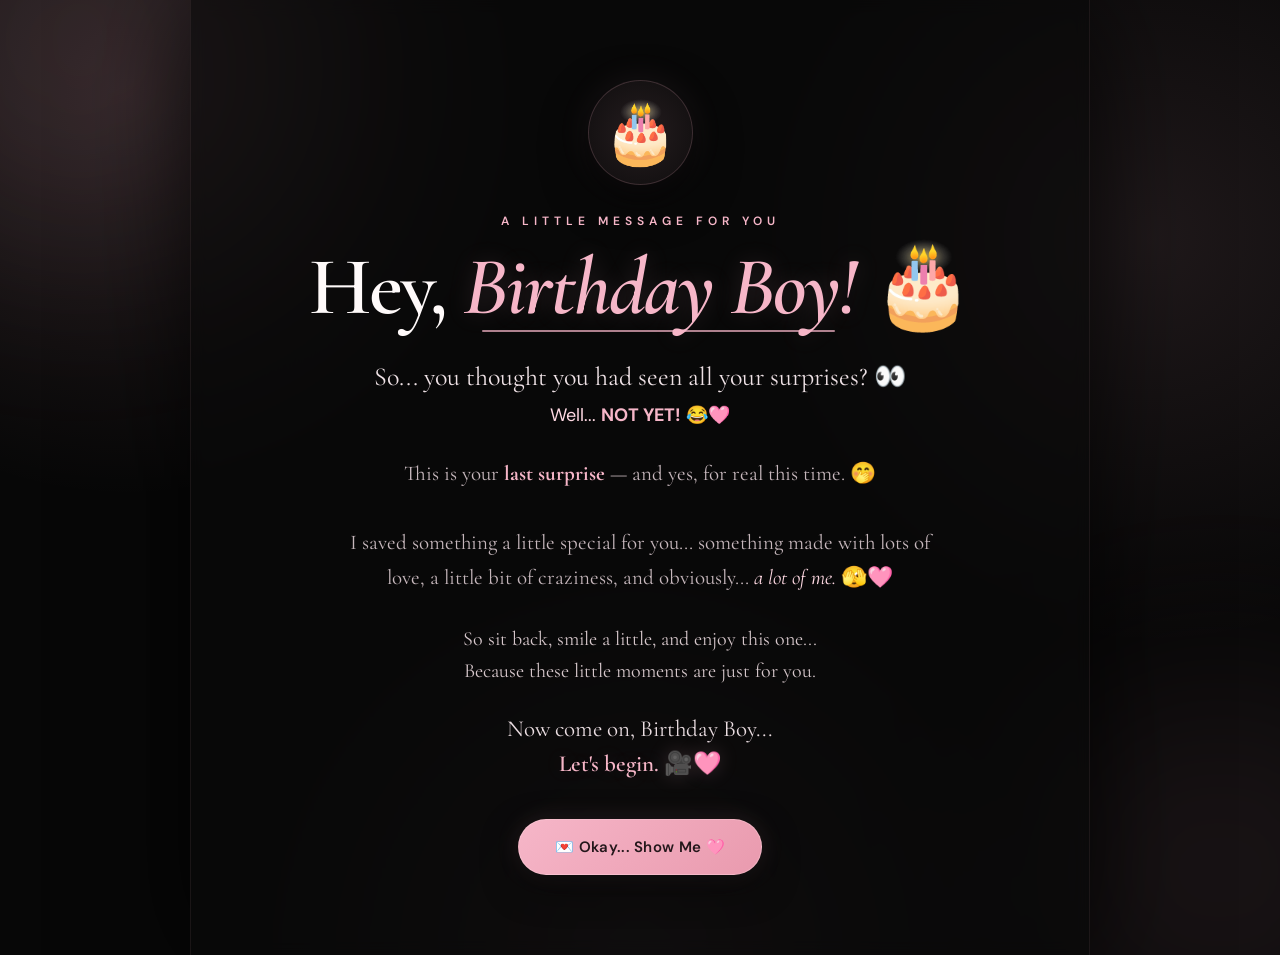
<file: index.html>
<!DOCTYPE html>
<html lang="en">
<head>
    <meta charset="UTF-8">
    <meta name="viewport" content="width=device-width, initial-scale=1.0">

    <title>Birthday Boy 🩷</title>

    <link rel="stylesheet" href="style.css">

    <link rel="preconnect" href="https://fonts.googleapis.com">
    <link rel="preconnect" href="https://fonts.gstatic.com" crossorigin>

    <link href="https://fonts.googleapis.com/css2?family=Cormorant+Garamond:wght@400;500;600;700&family=DM+Sans:wght@400;500;600&display=swap" rel="stylesheet">
</head>

<body>

    <!-- Floating Hearts -->
    <div class="hearts">
        <span>♡</span>
        <span>♡</span>
        <span>✦</span>
        <span>♡</span>
        <span>✦</span>
        <span>♡</span>
        <span>♡</span>
        <span>✦</span>
    </div>


    <!-- Welcome Page -->
    <main class="welcome">

        <div class="emoji">
            🎂
        </div>

        <p class="small-title">
            A LITTLE MESSAGE FOR YOU
        </p>

        <h1>
            Hey, <span>Birthday Boy!</span> 🎂
        </h1>

        <p class="funny">
            So... you thought you had seen all your surprises? 👀
        </p>

        <p class="not-yet">
            Well... <strong>NOT YET!</strong> 😂🩷
        </p>

        <p class="message">
            This is your <strong>last surprise</strong> —
            and yes, for real this time. 🤭
            <br><br>

            I saved something a little special for you...
            something made with lots of love,
            a little bit of craziness,
            and obviously... <em>a lot of me.</em> 🫣🩷
        </p>

        <p class="ending">
            So sit back, smile a little,
            and enjoy this one...
            <br>
            Because these little moments are just for you.
        </p>

        <p class="special">
            Now come on, Birthday Boy...
            <br>
            <strong>Let's begin. 🎥🩷</strong>
        </p>

        <!-- Go To Videos Page -->
        <button onclick="window.location.href='videos.html'">
            💌 Okay... Show Me 🩷
        </button>

    </main>

</body>
</html>
</file>
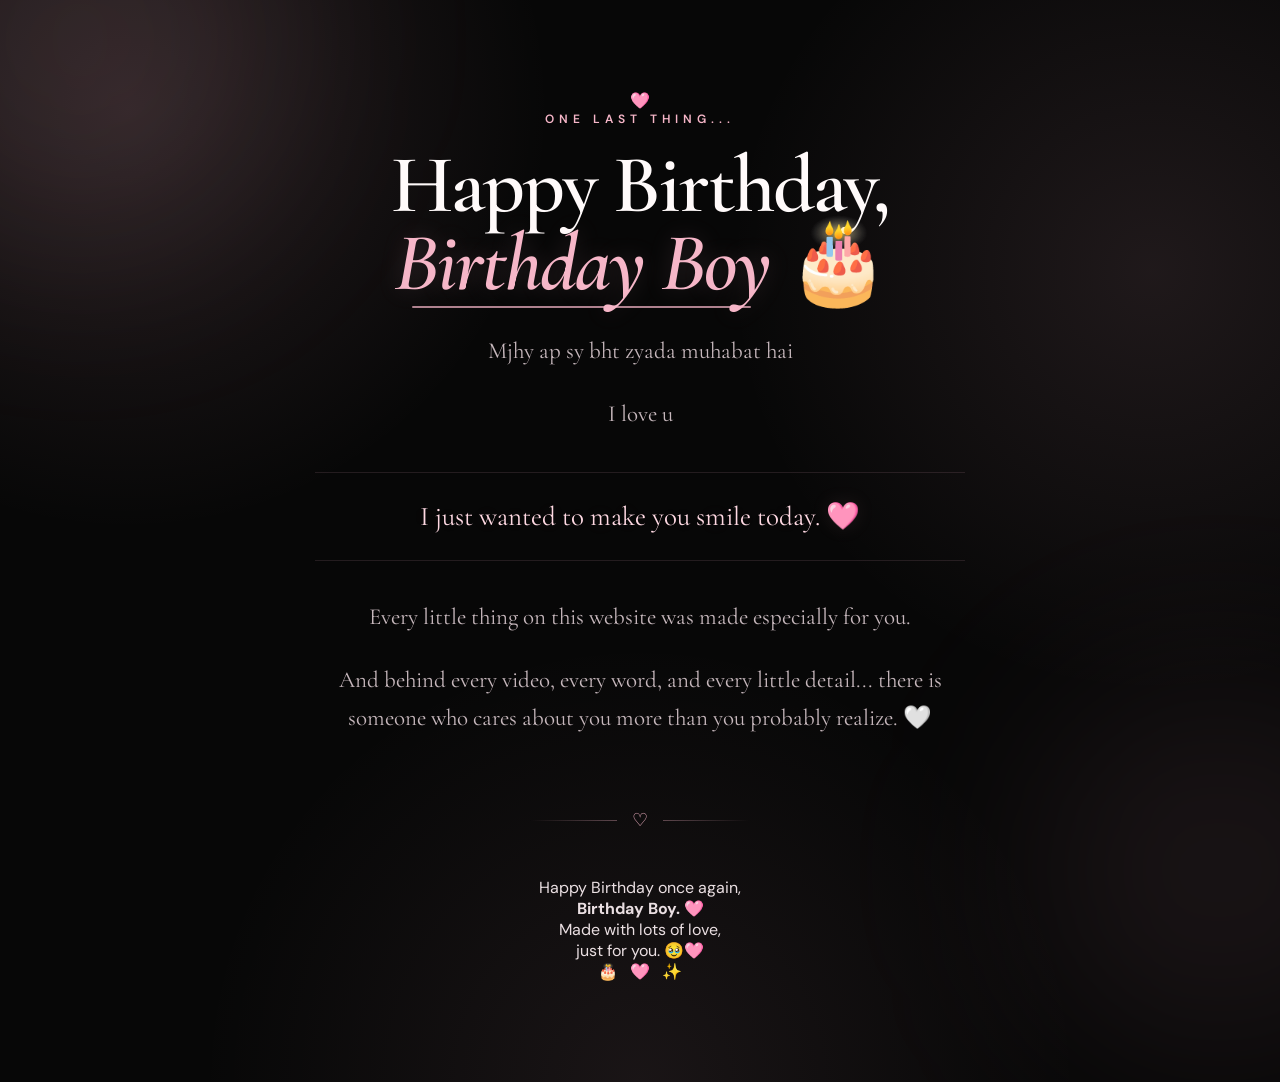
<file: final.html>
<!DOCTYPE html>
<html lang="en">
<head>
    <meta charset="UTF-8">
    <meta name="viewport" content="width=device-width, initial-scale=1.0">

    <title>One Last Thing 🩷</title>

    <link rel="stylesheet" href="style.css">

    <link rel="preconnect" href="https://fonts.googleapis.com">
    <link rel="preconnect" href="https://fonts.gstatic.com" crossorigin>

    <link href="https://fonts.googleapis.com/css2?family=Cormorant+Garamond:wght@400;500;600;700&family=DM+Sans:wght@400;500;600&display=swap" rel="stylesheet">
</head>

<body>

    <!-- Floating Hearts -->
    <div class="hearts">
        <span>♡</span>
        <span>♡</span>
        <span>✦</span>
        <span>♡</span>
        <span>✦</span>
        <span>♡</span>
        <span>♡</span>
        <span>✦</span>
    </div>


    <!-- Final Surprise -->

    <main class="final-page">

        <div class="final-heart">
            🩷
        </div>


        <p class="small-title">
            ONE LAST THING...
        </p>


        <h1>
            Happy Birthday,
            <span>Birthday Boy</span> 🎂
        </h1>


        <div class="final-message">

            <p>
                Mjhy ap sy bht zyada muhabat hai
            </p>

            <p>
                I love u
            </p>

            <p class="highlight">
                I just wanted to make you smile today. 🩷
            </p>

            <p>
                Every little thing on this website
                was made especially for you.
            </p>

            <p>
                And behind every video,
                every word,
                and every little detail...
                there is someone who cares about you
                more than you probably realize. 🤍
            </p>

        </div>


        <div class="final-divider">
            <span>♡</span>
        </div>


        <p class="final-love">
            Happy Birthday once again,
            <br>
            <strong>Birthday Boy. 🩷</strong>
        </p>


        <p class="final-signature">
            Made with lots of love,
            <br>
            <span>just for you. 🥹🩷</span>
        </p>


        <div class="final-end">
            🎂 &nbsp; 🩷 &nbsp; ✨
        </div>

    </main>

</body>
</html>
</file>
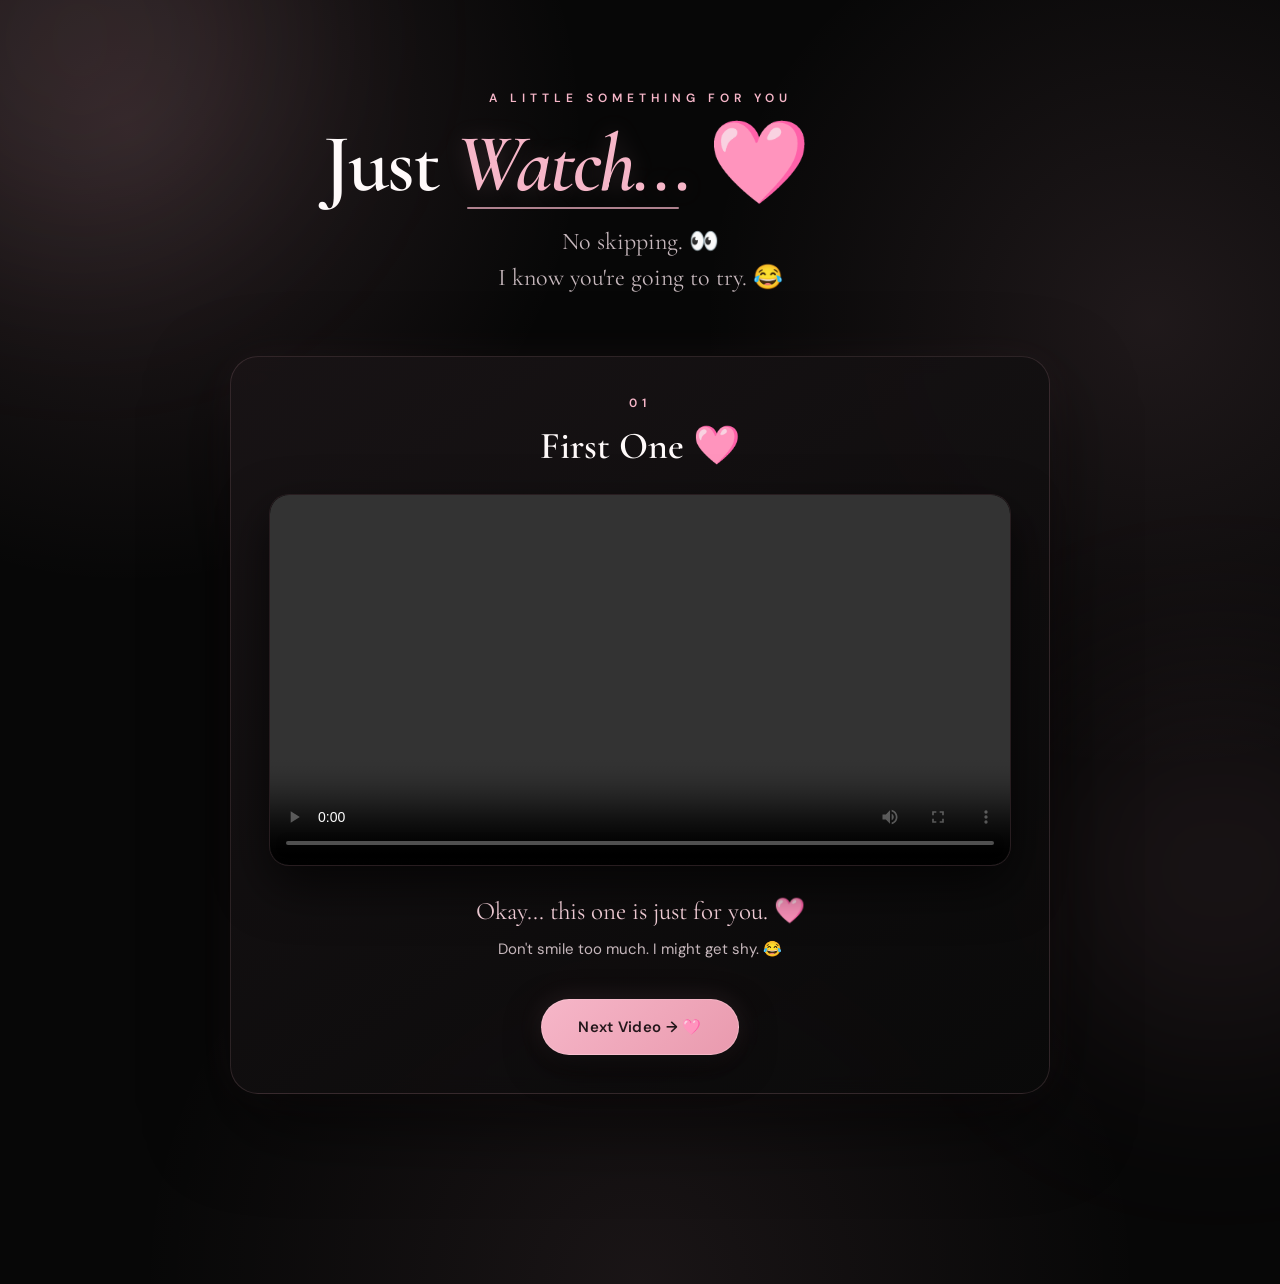
<file: videos.html>
<!DOCTYPE html>
<html lang="en">
<head>
    <meta charset="UTF-8">
    <meta name="viewport" content="width=device-width, initial-scale=1.0">

    <title>Just For You 🩷</title>

    <link rel="stylesheet" href="style.css">

    <link rel="preconnect" href="https://fonts.googleapis.com">
    <link rel="preconnect" href="https://fonts.gstatic.com" crossorigin>

    <link href="https://fonts.googleapis.com/css2?family=Cormorant+Garamond:wght@400;500;600;700&family=DM+Sans:wght@400;500;600&display=swap" rel="stylesheet">
</head>

<body>

    <!-- Floating Hearts -->
    <div class="hearts">
        <span>♡</span>
        <span>♡</span>
        <span>✦</span>
        <span>♡</span>
        <span>✦</span>
        <span>♡</span>
        <span>♡</span>
        <span>✦</span>
    </div>


    <!-- Videos Page -->
    <main class="video-page">

        <p class="small-title">
            A LITTLE SOMETHING FOR YOU
        </p>

        <h1 class="video-heading">
            Just <span>Watch...</span> 🩷
        </h1>

        <p class="video-intro">
            No skipping. 👀
            <br>
            I know you're going to try. 😂
        </p>


        <!-- VIDEO 1 -->
        <section class="video-card">

            <div class="video-number">
                01
            </div>

            <h2>
                First One 🩷
            </h2>

            <div class="video-box">
                <video controls playsinline>
                    <source src="videos/video1.mp4" type="video/mp4">
                    Your browser does not support this video.
                </video>
            </div>

            <p class="video-caption">
                Okay... this one is just for you. 🩷
            </p>

            <p class="video-subcaption">
                Don't smile too much.
                I might get shy. 😂
            </p>

            <button onclick="showVideo2()">
                Next Video → 🩷
            </button>

        </section>


        <!-- VIDEO 2 -->
        <section class="video-card hidden" id="video2">

            <div class="video-number">
                02
            </div>

            <h2>
                Still Watching? 👀
            </h2>

            <div class="video-box">
                <video controls playsinline>
                    <source src="videos/video2.mp4" type="video/mp4">
                    Your browser does not support this video.
                </video>
            </div>

            <p class="video-caption">
                Hmm... looks like you really like me. 😂🩷
            </p>

            <p class="video-subcaption">
                Okay okay... I have one more for you.
            </p>

            <button onclick="showVideo3()">
                One More → 🩷
            </button>

        </section>


        <!-- VIDEO 3 -->
        <section class="video-card hidden" id="video3">

            <div class="video-number">
                03
            </div>

            <h2>
                Okay... Last One 🤭
            </h2>

            <div class="video-box">
                <video controls playsinline>
                    <source src="videos/video3.mp4" type="video/mp4">
                    Your browser does not support this video.
                </video>
            </div>

            <p class="video-caption">
                And this time I'm actually telling the truth. 😂🩷
            </p>

            <p class="video-subcaption">
                But wait...
                there's still one last thing. 👀
            </p>

            <button onclick="window.location.href='final.html'">
                Final Surprise → 🩷
            </button>

        </section>

    </main>


    <script>

        function showVideo2() {

            document.getElementById("video2").classList.remove("hidden");

            document.getElementById("video2").scrollIntoView({
                behavior: "smooth"
            });

        }


        function showVideo3() {

            document.getElementById("video3").classList.remove("hidden");

            document.getElementById("video3").scrollIntoView({
                behavior: "smooth"
            });

        }

    </script>

</body>
</html>
</file>
<file: style.css>
@import url('https://fonts.googleapis.com/css2?family=Cormorant+Garamond:wght@400;500;600;700&family=DM+Sans:wght@400;500;600&display=swap');


/* =====================================================
   RESET
===================================================== */

* {
    margin: 0;
    padding: 0;
    box-sizing: border-box;
}


:root {
    --black: #070707;
    --black-soft: #101010;

    --baby-pink: #f6b6c8;
    --pink-light: #ffd9e3;
    --pink-soft: #f9cbd7;

    --white: #fffafa;
    --text: #eadfe2;
    --muted: #c6b7bc;
}


html {
    scroll-behavior: smooth;
}


body {
    min-height: 100vh;
    overflow-x: hidden;

    font-family: "DM Sans", sans-serif;

    color: var(--text);

    background:
        radial-gradient(
            circle at 10% 10%,
            rgba(246, 182, 200, 0.13),
            transparent 28%
        ),
        radial-gradient(
            circle at 90% 25%,
            rgba(246, 182, 200, 0.10),
            transparent 30%
        ),
        radial-gradient(
            circle at 50% 100%,
            rgba(246, 182, 200, 0.08),
            transparent 35%
        ),
        #070707;

    position: relative;
}


/* =====================================================
   BACKGROUND GLOW
===================================================== */

body::before {
    content: "";

    position: fixed;

    width: 420px;
    height: 420px;

    top: -170px;
    left: -130px;

    border-radius: 50%;

    background: rgba(246, 182, 200, 0.09);

    filter: blur(100px);

    pointer-events: none;

    z-index: 0;
}


body::after {
    content: "";

    position: fixed;

    width: 380px;
    height: 380px;

    right: -130px;
    bottom: -160px;

    border-radius: 50%;

    background: rgba(246, 182, 200, 0.08);

    filter: blur(100px);

    pointer-events: none;

    z-index: 0;
}


/* =====================================================
   FLOATING HEARTS
===================================================== */

.hearts span {
    position: fixed;

    bottom: -60px;

    pointer-events: none;

    z-index: 2;

    opacity: 0;

    color: var(--baby-pink);

    animation: hearts 12s linear infinite;
}


.hearts span:nth-child(1) {
    left: 7%;
    animation-delay: 0s;
}


.hearts span:nth-child(2) {
    left: 18%;
    animation-delay: 3s;
}


.hearts span:nth-child(3) {
    left: 32%;
    animation-delay: 7s;
}


.hearts span:nth-child(4) {
    left: 48%;
    animation-delay: 2s;
}


.hearts span:nth-child(5) {
    left: 63%;
    animation-delay: 8s;
}


.hearts span:nth-child(6) {
    left: 76%;
    animation-delay: 5s;
}


.hearts span:nth-child(7) {
    left: 88%;
    animation-delay: 10s;
}


.hearts span:nth-child(8) {
    left: 95%;
    animation-delay: 6s;
}


/* =====================================================
   GENERAL TEXT
===================================================== */

.small-title {
    font-size: 12px;

    letter-spacing: 5px;

    font-weight: 600;

    color: var(--baby-pink);

    margin-bottom: 20px;

    text-transform: uppercase;
}


/* =====================================================
   PAGE 1 — WELCOME
===================================================== */

.welcome {

    min-height: 100vh;

    width: min(900px, 92%);

    margin: auto;

    padding: 80px 50px;

    display: flex;

    flex-direction: column;

    justify-content: center;

    align-items: center;

    text-align: center;

    position: relative;

    z-index: 5;

    background: rgba(10, 10, 10, 0.65);

    border-left:
        1px solid rgba(246, 182, 200, 0.07);

    border-right:
        1px solid rgba(246, 182, 200, 0.07);

    box-shadow:
        0 0 100px rgba(0, 0, 0, 0.7);

    backdrop-filter: blur(8px);
}


/* Birthday Emoji */

.emoji {

    width: 105px;
    height: 105px;

    display: flex;

    align-items: center;
    justify-content: center;

    font-size: 60px;

    border-radius: 50%;

    background:
        radial-gradient(
            circle,
            rgba(246, 182, 200, 0.12),
            rgba(246, 182, 200, 0.03)
        );

    border:
        1px solid rgba(246, 182, 200, 0.18);

    box-shadow:
        0 15px 45px rgba(0, 0, 0, 0.5),
        0 0 35px rgba(246, 182, 200, 0.08);

    margin-bottom: 28px;

    animation: floating 4s ease-in-out infinite;
}


/* Main Heading */

h1 {

    font-family: "Cormorant Garamond", serif;

    font-size: clamp(52px, 8vw, 82px);

    font-weight: 600;

    line-height: 0.95;

    letter-spacing: -2px;

    color: var(--white);

    max-width: 750px;

    margin-bottom: 30px;
}


h1 span {

    display: inline-block;

    color: var(--baby-pink);

    font-style: italic;

    text-shadow:
        0 0 25px rgba(246, 182, 200, 0.18);

    position: relative;
}


h1 span::after {

    content: "";

    position: absolute;

    left: 5%;
    right: 5%;

    bottom: -5px;

    height: 2px;

    background: var(--baby-pink);

    border-radius: 20px;

    opacity: 0.7;
}


.funny {

    font-family: "Cormorant Garamond", serif;

    font-size: 26px;

    color: #eee1e5;

    line-height: 1.5;

    margin-bottom: 7px;
}


.not-yet {

    font-size: 18px;

    color: var(--pink-light);

    margin-bottom: 30px;
}


.not-yet strong {

    color: var(--baby-pink);
}


.message {

    max-width: 610px;

    font-family: "Cormorant Garamond", serif;

    font-size: 21px;

    line-height: 1.65;

    color: var(--muted);
}


.message em {

    color: var(--pink-light);
}


.message strong {

    color: var(--baby-pink);
}


.ending {

    margin-top: 28px;

    font-family: "Cormorant Garamond", serif;

    font-size: 20px;

    line-height: 1.6;

    color: #d5c6ca;
}


.special {

    margin-top: 25px;

    font-family: "Cormorant Garamond", serif;

    font-size: 23px;

    line-height: 1.5;

    color: #eadde1;
}


.special strong {

    color: var(--baby-pink);

    font-weight: 600;

    text-shadow:
        0 0 20px rgba(246, 182, 200, 0.18);
}


/* =====================================================
   BUTTONS
===================================================== */

button {

    margin-top: 38px;

    padding: 17px 36px;

    border:
        1px solid rgba(255, 217, 227, 0.35);

    border-radius: 100px;

    background:
        linear-gradient(
            135deg,
            #f6b6c8,
            #e99aae
        );

    color: #24171b;

    font-family: "DM Sans", sans-serif;

    font-size: 15px;

    font-weight: 600;

    letter-spacing: 0.3px;

    cursor: pointer;

    box-shadow:
        0 12px 35px rgba(0, 0, 0, 0.5),
        0 0 25px rgba(246, 182, 200, 0.12);

    transition:
        transform 0.35s ease,
        box-shadow 0.35s ease,
        background 0.35s ease;
}


button:hover {

    transform:
        translateY(-5px)
        scale(1.02);

    background:
        linear-gradient(
            135deg,
            #ffd0dc,
            #f0aabd
        );

    box-shadow:
        0 18px 45px rgba(0, 0, 0, 0.6),
        0 0 35px rgba(246, 182, 200, 0.2);
}


button:active {

    transform: translateY(-1px);
}


/* =====================================================
   PAGE 2 — VIDEOS
===================================================== */

.video-page {

    width: min(950px, 92%);

    margin: auto;

    padding: 90px 25px 120px;

    text-align: center;

    position: relative;

    z-index: 5;
}


.video-heading {

    margin-bottom: 20px;
}


.video-intro {

    font-family: "Cormorant Garamond", serif;

    font-size: 24px;

    line-height: 1.5;

    color: var(--muted);

    margin-bottom: 60px;
}


/* Video Card */

.video-card {

    width: 100%;

    max-width: 820px;

    margin: 0 auto 70px;

    padding: 38px;

    border-radius: 28px;

    background:
        linear-gradient(
            145deg,
            rgba(25, 20, 22, 0.95),
            rgba(10, 10, 10, 0.92)
        );

    border:
        1px solid rgba(246, 182, 200, 0.14);

    box-shadow:
        0 30px 80px rgba(0, 0, 0, 0.55),
        0 0 45px rgba(246, 182, 200, 0.05);

    backdrop-filter: blur(10px);

    animation:
        cardAppear 0.8s ease;
}


.video-card:hover {

    border-color:
        rgba(246, 182, 200, 0.28);

    box-shadow:
        0 35px 90px rgba(0, 0, 0, 0.65),
        0 0 55px rgba(246, 182, 200, 0.08);
}


/* Video Number */

.video-number {

    font-size: 12px;

    letter-spacing: 5px;

    color: var(--baby-pink);

    font-weight: 600;

    margin-bottom: 12px;
}


/* Video Title */

.video-card h2 {

    font-family: "Cormorant Garamond", serif;

    font-size: 38px;

    font-weight: 600;

    color: var(--white);

    margin-bottom: 25px;
}


/* Video */

.video-box {

    width: 100%;

    overflow: hidden;

    border-radius: 20px;

    background: #000;

    border:
        1px solid rgba(246, 182, 200, 0.16);

    box-shadow:
        0 20px 50px rgba(0, 0, 0, 0.65);

    position: relative;
}


.video-box video {

    display: block;

    width: 100%;

    max-height: 600px;

    background: #000;
}


/* Video Caption */

.video-caption {

    font-family: "Cormorant Garamond", serif;

    font-size: 25px;

    color: var(--pink-light);

    margin-top: 28px;

    line-height: 1.4;
}


.video-subcaption {

    font-size: 15px;

    color: var(--muted);

    margin-top: 8px;

    line-height: 1.6;
}


/* Hide Video */

.hidden {

    display: none;
}


/* =====================================================
   PAGE 3 — FINAL SURPRISE
===================================================== */

.final-page {

    min-height: 100vh;

    width: min(900px, 92%);

    margin: auto;

    padding: 90px 35px 100px;

    display: flex;

    flex-direction: column;

    align-items: center;

    text-align: center;

    position: relative;

    z-index: 5;
}


/* Final Circle */

.final-badge {

    width: 110px;

    height: 110px;

    border-radius: 50%;

    display: flex;

    align-items: center;

    justify-content: center;

    margin-bottom: 30px;

    background:
        radial-gradient(
            circle at center,
            rgba(246, 182, 200, 0.20),
            rgba(246, 182, 200, 0.03) 70%
        );

    border:
        1px solid rgba(246, 182, 200, 0.25);

    box-shadow:
        0 0 0 12px rgba(246, 182, 200, 0.025),
        0 0 0 24px rgba(246, 182, 200, 0.012),
        0 20px 60px rgba(0, 0, 0, 0.65),
        0 0 40px rgba(246, 182, 200, 0.10);

    animation:
        finalFloat 4s ease-in-out infinite;
}


.final-badge span {

    font-size: 48px;

    color: var(--baby-pink);

    text-shadow:
        0 0 25px rgba(246, 182, 200, 0.35);
}


/* Final Small Heading */

.final-eyebrow {

    font-size: 11px;

    font-weight: 600;

    letter-spacing: 5px;

    color: var(--baby-pink);

    margin-bottom: 22px;

    text-transform: uppercase;
}


/* Final Title */

.final-title {

    font-family: "Cormorant Garamond", serif;

    font-size: clamp(55px, 8vw, 82px);

    line-height: 0.95;

    letter-spacing: -2px;

    color: var(--white);

    margin-bottom: 35px;

    font-weight: 600;
}


.final-title span {

    color: var(--baby-pink);

    font-style: italic;

    text-shadow:
        0 0 30px rgba(246, 182, 200, 0.18);
}


/* Decorative Line */

.final-line {

    display: flex;

    align-items: center;

    justify-content: center;

    gap: 15px;

    color: var(--baby-pink);

    margin-bottom: 42px;

    font-size: 18px;
}


.final-line span {

    width: 75px;

    height: 1px;

    background:
        linear-gradient(
            90deg,
            transparent,
            rgba(246, 182, 200, 0.5)
        );
}


.final-line span:last-child {

    background:
        linear-gradient(
            90deg,
            rgba(246, 182, 200, 0.5),
            transparent
        );
}


/* Final Main Message */

.final-message {

    width: min(650px, 100%);

    font-family: "Cormorant Garamond", serif;

    font-size: 23px;

    line-height: 1.65;

    color: var(--muted);
}


.final-message p {

    margin-bottom: 25px;
}


.final-message em {

    color: var(--pink-light);

    font-style: italic;
}


/* Highlight */

.final-message .highlight {

    margin: 38px 0;

    padding: 25px 30px;

    border-top:
        1px solid rgba(246, 182, 200, 0.12);

    border-bottom:
        1px solid rgba(246, 182, 200, 0.12);

    color: var(--pink-light);

    font-size: 27px;

    line-height: 1.4;

    text-shadow:
        0 0 20px rgba(246, 182, 200, 0.10);
}


/* Special Message Box */

.special-message {

    width: min(600px, 100%);

    margin-top: 25px;

    padding: 30px 25px;

    border-radius: 22px;

    background:
        linear-gradient(
            145deg,
            rgba(246, 182, 200, 0.055),
            rgba(255, 255, 255, 0.015)
        );

    border:
        1px solid rgba(246, 182, 200, 0.10);

    font-family: "Cormorant Garamond", serif;

    font-size: 21px;

    line-height: 1.6;

    color: #d5c6ca;

    box-shadow:
        0 20px 60px rgba(0, 0, 0, 0.35);
}


.special-message p {

    margin-bottom: 18px;
}


.special-message p:last-child {

    margin-bottom: 0;
}


.special-message strong {

    color: var(--baby-pink);

    font-weight: 600;
}


/* Final Divider */

.final-divider {

    display: flex;

    align-items: center;

    justify-content: center;

    gap: 15px;

    width: 220px;

    margin: 45px 0;

    color: var(--baby-pink);

    font-size: 18px;
}


.final-divider::before,
.final-divider::after {

    content: "";

    height: 1px;

    flex: 1;

    background:
        linear-gradient(
            90deg,
            transparent,
            rgba(246, 182, 200, 0.35)
        );
}


.final-divider::after {

    background:
        linear-gradient(
            90deg,
            rgba(246, 182, 200, 0.35),
            transparent
        );
}


/* Birthday Wish */

.birthday-wish {

    padding: 10px 20px;

    text-align: center;
}


.wish-small {

    font-size: 10px;

    letter-spacing: 5px;

    color: var(--baby-pink);

    font-weight: 600;

    margin-bottom: 15px;
}


.wish-main {

    font-family: "Cormorant Garamond", serif;

    font-size: 34px;

    line-height: 1.25;

    color: var(--white);

    margin-bottom: 18px;
}


.wish-main span {

    color: var(--baby-pink);

    font-style: italic;

    text-shadow:
        0 0 25px rgba(246, 182, 200, 0.15);
}


.wish-bottom {

    max-width: 500px;

    margin: auto;

    font-family: "Cormorant Garamond", serif;

    font-size: 19px;

    line-height: 1.6;

    color: var(--muted);
}


/* Signature */

.signature {

    margin-top: 42px;

    font-family: "Cormorant Garamond", serif;

    font-size: 19px;

    line-height: 1.6;

    color: var(--muted);
}


.signature span {

    color: var(--baby-pink);

    font-size: 22px;
}


.signature strong {

    display: block;

    margin-top: 5px;

    color: var(--pink-light);

    font-size: 22px;

    font-weight: 500;

    font-style: italic;
}


/* Bottom Symbols */

.final-symbols {

    margin-top: 40px;

    font-size: 21px;

    letter-spacing: 5px;

    color: var(--baby-pink);

    opacity: 0.85;
}


/* =====================================================
   ANIMATIONS
===================================================== */

@keyframes hearts {

    0% {

        transform:
            translateY(0)
            rotate(0deg)
            scale(0.8);

        opacity: 0;
    }

    15% {

        opacity: 0.5;
    }

    50% {

        opacity: 0.7;
    }

    100% {

        transform:
            translateY(-115vh)
            rotate(360deg)
            scale(1.15);

        opacity: 0;
    }
}


@keyframes floating {

    0%,
    100% {

        transform: translateY(0);
    }

    50% {

        transform: translateY(-8px);
    }
}


@keyframes cardAppear {

    from {

        opacity: 0;

        transform: translateY(25px);
    }

    to {

        opacity: 1;

        transform: translateY(0);
    }
}


@keyframes finalFloat {

    0%,
    100% {

        transform:
            translateY(0)
            scale(1);
    }

    50% {

        transform:
            translateY(-9px)
            scale(1.04);
    }
}


/* =====================================================
   MOBILE RESPONSIVE
===================================================== */

@media (max-width: 700px) {

    /* Welcome */

    .welcome {

        width: 100%;

        padding:
            55px
            22px
            60px;
    }


    .emoji {

        width: 85px;

        height: 85px;

        font-size: 48px;
    }


    .small-title {

        font-size: 10px;

        letter-spacing: 3px;
    }


    h1 {

        font-size: 48px;
    }


    .funny {

        font-size: 22px;
    }


    .message {

        font-size: 19px;
    }


    .ending {

        font-size: 18px;
    }


    .special {

        font-size: 20px;
    }


    button {

        width: 90%;

        max-width: 300px;
    }


    /* Videos */

    .video-page {

        width: 100%;

        padding:
            60px
            15px
            80px;
    }


    .video-heading {

        font-size: 48px;
    }


    .video-intro {

        font-size: 21px;

        margin-bottom: 40px;
    }


    .video-card {

        padding: 20px;

        border-radius: 22px;

        margin-bottom: 45px;
    }


    .video-card h2 {

        font-size: 31px;

        margin-bottom: 20px;
    }


    .video-box {

        border-radius: 14px;
    }


    .video-caption {

        font-size: 22px;

        margin-top: 22px;
    }


    .video-subcaption {

        font-size: 14px;
    }


    /* Final */

    .final-page {

        width: 100%;

        padding:
            65px
            20px
            75px;
    }


    .final-badge {

        width: 90px;

        height: 90px;

        margin-bottom: 25px;
    }


    .final-badge span {

        font-size: 40px;
    }


    .final-eyebrow {

        font-size: 9px;

        letter-spacing: 3px;
    }


    .final-title {

        font-size: 48px;

        letter-spacing: -1px;

        margin-bottom: 28px;
    }


    .final-line {

        margin-bottom: 32px;
    }


    .final-line span {

        width: 50px;
    }


    .final-message {

        font-size: 20px;

        line-height: 1.6;
    }


    .final-message .highlight {

        font-size: 23px;

        padding: 22px 15px;

        margin: 30px 0;
    }


    .special-message {

        padding: 25px 18px;

        font-size: 19px;
    }


    .final-divider {

        width: 170px;

        margin: 38px 0;
    }


    .wish-main {

        font-size: 29px;
    }


    .wish-bottom {

        font-size: 18px;
    }


    .signature {

        font-size: 18px;

        margin-top: 35px;
    }


    .signature strong {

        font-size: 20px;
    }


    .final-symbols {

        font-size: 18px;

        letter-spacing: 3px;
    }
}
</file>
